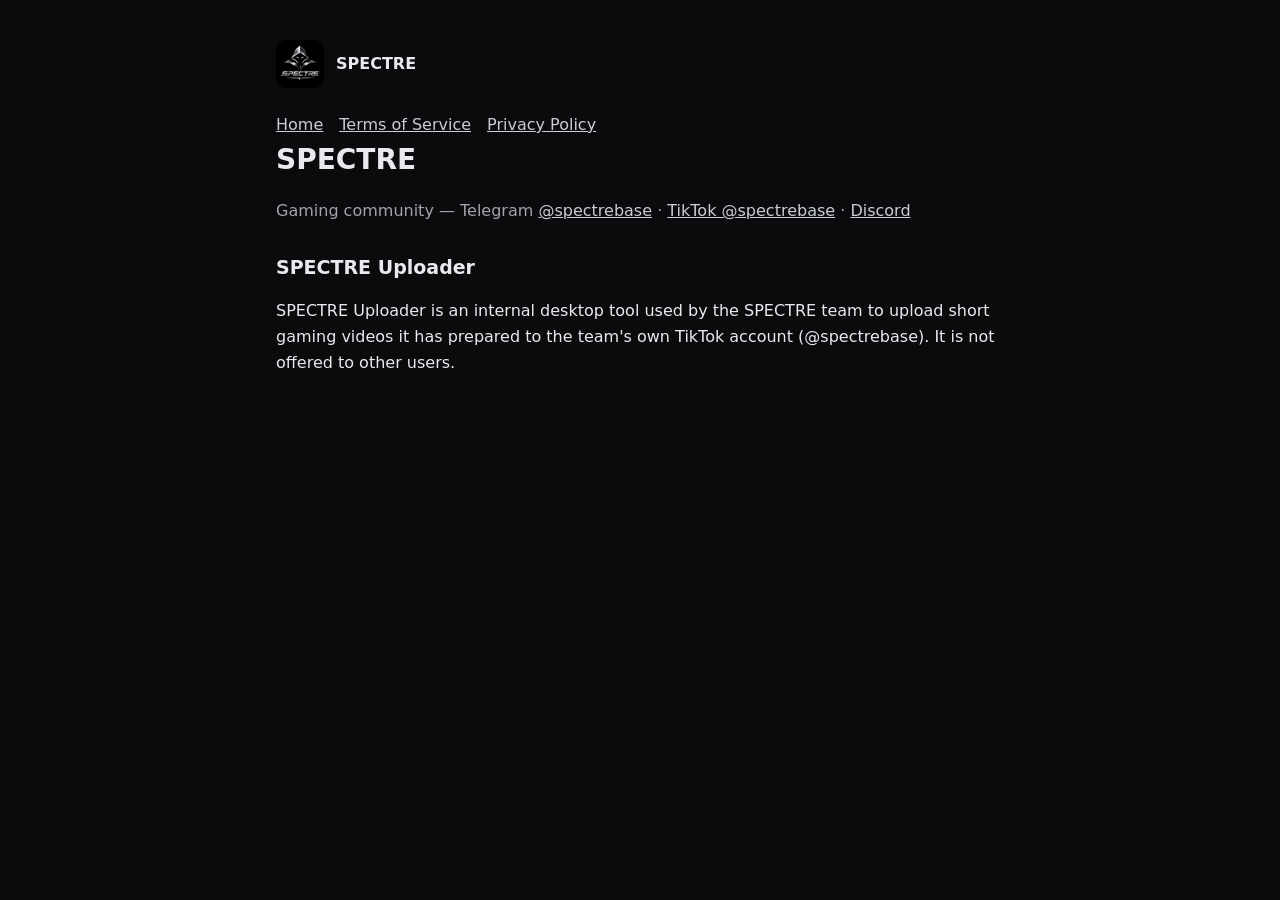
<file: index.html>
<!doctype html><html lang="en"><head><meta charset="utf-8"><meta name="viewport" content="width=device-width,initial-scale=1"><title>SPECTRE</title><link rel="stylesheet" href="style.css"></head><body><main>
<header><img src="app-icon-1024.png" alt="SPECTRE"><strong>SPECTRE</strong></header><nav><a href="index.html">Home</a><a href="terms.html">Terms of Service</a><a href="privacy.html">Privacy Policy</a></nav>
<h1>SPECTRE</h1><p class="muted">Gaming community — Telegram <a href="https://t.me/spectrebase">@spectrebase</a> · <a href="https://www.tiktok.com/@spectrebase">TikTok @spectrebase</a> · <a href="https://discord.gg/PuKqXs749y">Discord</a></p>
<h2>SPECTRE Uploader</h2><p>SPECTRE Uploader is an internal desktop tool used by the SPECTRE team to upload short gaming videos it has prepared to the team's own TikTok account (@spectrebase). It is not offered to other users.</p>
</main></body></html>
</file>
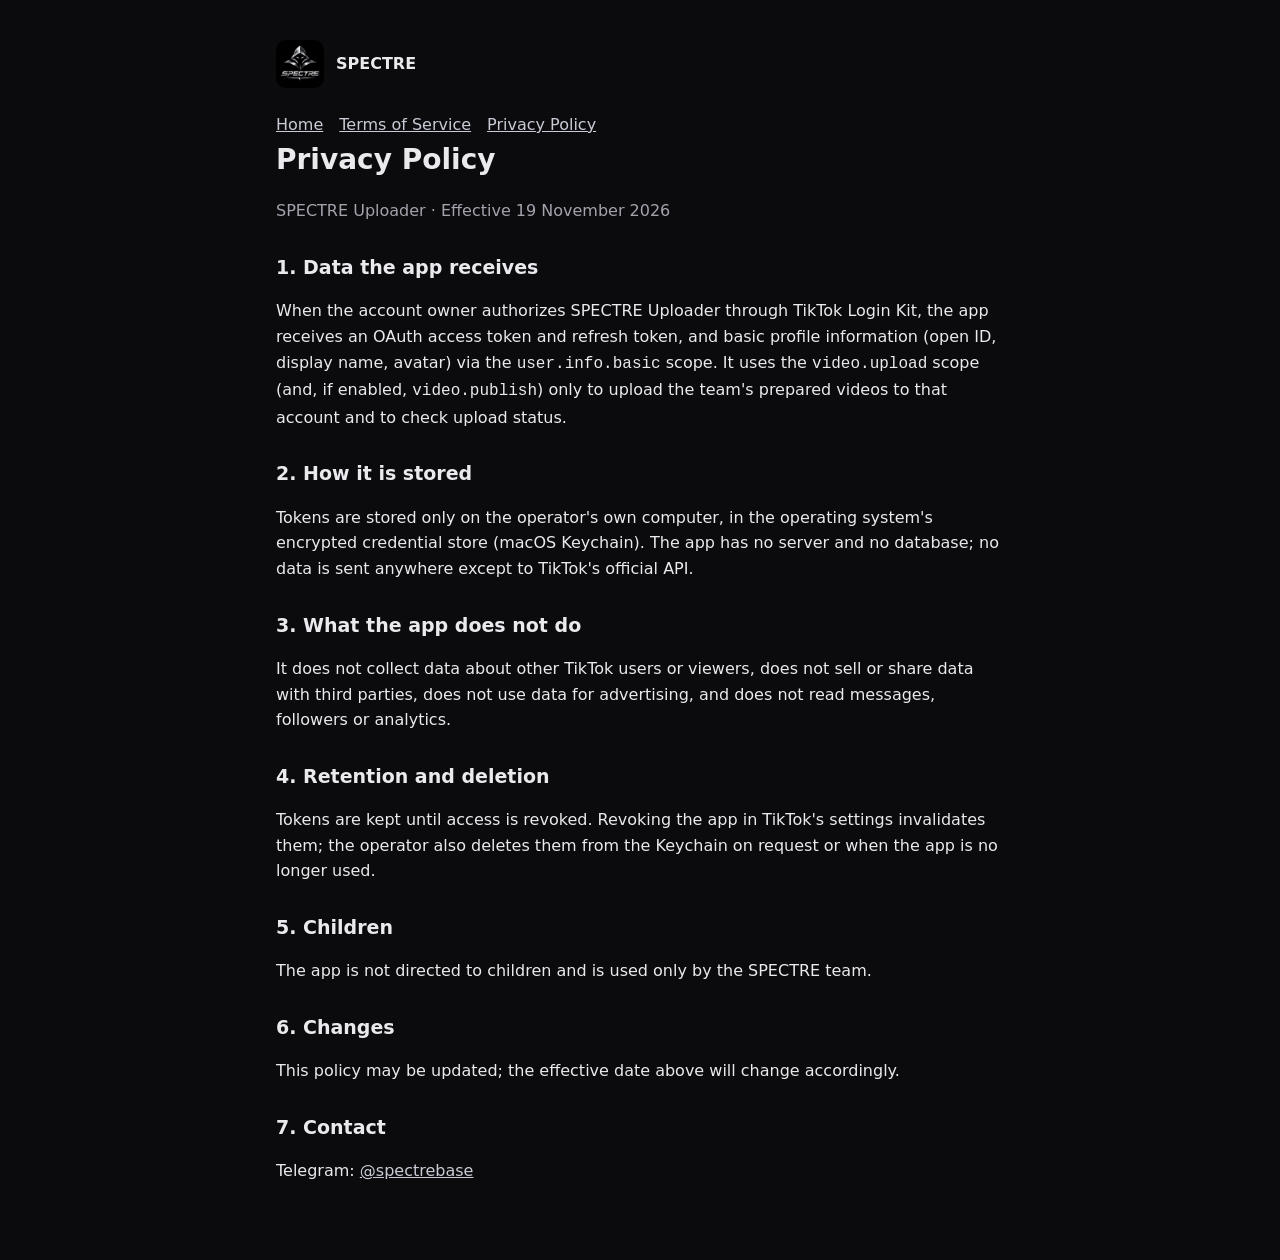
<file: privacy.html>
<!doctype html><html lang="en"><head><meta charset="utf-8"><meta name="viewport" content="width=device-width,initial-scale=1"><title>Privacy Policy</title><link rel="stylesheet" href="style.css"></head><body><main>
<header><img src="app-icon-1024.png" alt="SPECTRE"><strong>SPECTRE</strong></header><nav><a href="index.html">Home</a><a href="terms.html">Terms of Service</a><a href="privacy.html">Privacy Policy</a></nav>
<h1>Privacy Policy</h1><p class="muted">SPECTRE Uploader · Effective 19 November 2026</p>
<h2>1. Data the app receives</h2><p>When the account owner authorizes SPECTRE Uploader through TikTok Login Kit, the app receives an OAuth access token and refresh token, and basic profile information (open ID, display name, avatar) via the <code>user.info.basic</code> scope. It uses the <code>video.upload</code> scope (and, if enabled, <code>video.publish</code>) only to upload the team's prepared videos to that account and to check upload status.</p>
<h2>2. How it is stored</h2><p>Tokens are stored only on the operator's own computer, in the operating system's encrypted credential store (macOS Keychain). The app has no server and no database; no data is sent anywhere except to TikTok's official API.</p>
<h2>3. What the app does not do</h2><p>It does not collect data about other TikTok users or viewers, does not sell or share data with third parties, does not use data for advertising, and does not read messages, followers or analytics.</p>
<h2>4. Retention and deletion</h2><p>Tokens are kept until access is revoked. Revoking the app in TikTok's settings invalidates them; the operator also deletes them from the Keychain on request or when the app is no longer used.</p>
<h2>5. Children</h2><p>The app is not directed to children and is used only by the SPECTRE team.</p>
<h2>6. Changes</h2><p>This policy may be updated; the effective date above will change accordingly.</p>
<h2>7. Contact</h2><p>Telegram: <a href="https://t.me/spectrebase">@spectrebase</a></p>
</main></body></html>
</file>
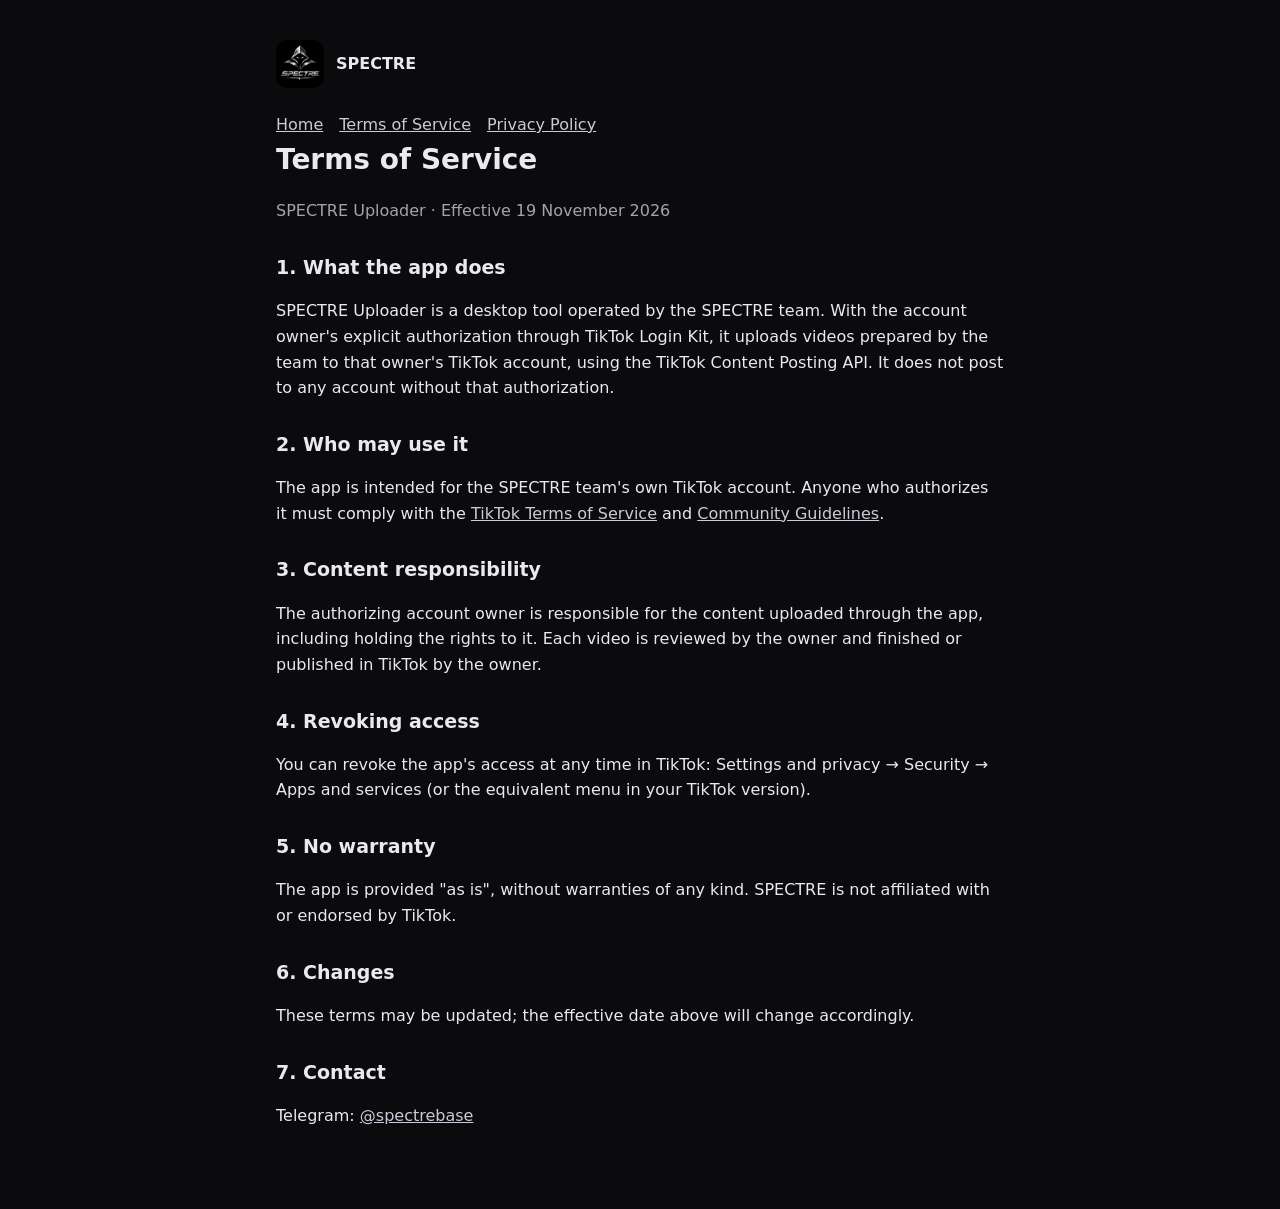
<file: terms.html>
<!doctype html><html lang="en"><head><meta charset="utf-8"><meta name="viewport" content="width=device-width,initial-scale=1"><title>Terms of Service</title><link rel="stylesheet" href="style.css"></head><body><main>
<header><img src="app-icon-1024.png" alt="SPECTRE"><strong>SPECTRE</strong></header><nav><a href="index.html">Home</a><a href="terms.html">Terms of Service</a><a href="privacy.html">Privacy Policy</a></nav>
<h1>Terms of Service</h1><p class="muted">SPECTRE Uploader · Effective 19 November 2026</p>
<h2>1. What the app does</h2><p>SPECTRE Uploader is a desktop tool operated by the SPECTRE team. With the account owner's explicit authorization through TikTok Login Kit, it uploads videos prepared by the team to that owner's TikTok account, using the TikTok Content Posting API. It does not post to any account without that authorization.</p>
<h2>2. Who may use it</h2><p>The app is intended for the SPECTRE team's own TikTok account. Anyone who authorizes it must comply with the <a href="https://www.tiktok.com/legal/terms-of-service">TikTok Terms of Service</a> and <a href="https://www.tiktok.com/community-guidelines">Community Guidelines</a>.</p>
<h2>3. Content responsibility</h2><p>The authorizing account owner is responsible for the content uploaded through the app, including holding the rights to it. Each video is reviewed by the owner and finished or published in TikTok by the owner.</p>
<h2>4. Revoking access</h2><p>You can revoke the app's access at any time in TikTok: Settings and privacy → Security → Apps and services (or the equivalent menu in your TikTok version).</p>
<h2>5. No warranty</h2><p>The app is provided "as is", without warranties of any kind. SPECTRE is not affiliated with or endorsed by TikTok.</p>
<h2>6. Changes</h2><p>These terms may be updated; the effective date above will change accordingly.</p>
<h2>7. Contact</h2><p>Telegram: <a href="https://t.me/spectrebase">@spectrebase</a></p>
</main></body></html>
</file>
<file: style.css>
:root{--bg:#0b0b0d;--fg:#e9e9ee;--muted:#a3a3ad;--accent:#c9ccd6}
*{box-sizing:border-box}body{margin:0;background:var(--bg);color:var(--fg);font:16px/1.6 -apple-system,system-ui,Segoe UI,Roboto,sans-serif}
main{max-width:760px;margin:0 auto;padding:40px 16px 64px}h1{font-size:28px;margin:0 0 4px}h2{font-size:19px;margin:28px 0 6px}
.muted{color:var(--muted)}a{color:var(--accent)}header{display:flex;align-items:center;gap:12px;margin-bottom:24px}header img{width:48px;height:48px;border-radius:10px}
nav a{margin-right:16px}
</file>
